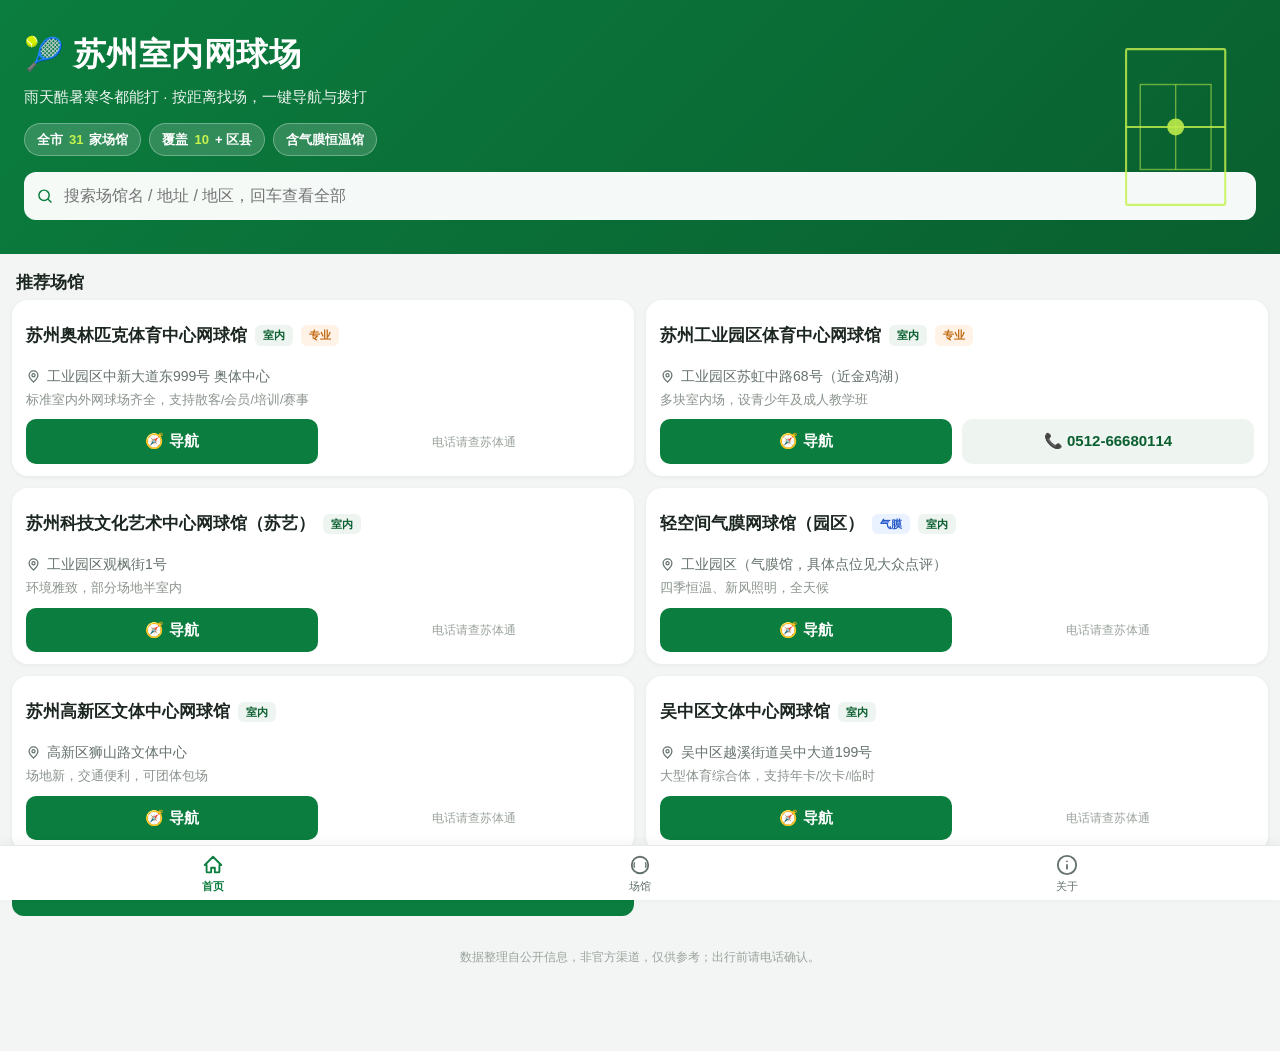
<file: index.html>
<!DOCTYPE html>
<html lang="zh-CN">
<head>
<meta charset="UTF-8" />
<meta name="viewport" content="width=device-width, initial-scale=1.0, viewport-fit=cover" />
<meta name="theme-color" content="#0b7d3e" />
<meta name="mobile-web-app-capable" content="yes" />
<meta name="apple-mobile-web-app-capable" content="yes" />
<meta name="apple-mobile-web-app-status-bar-style" content="black-translucent" />
<meta name="description" content="苏州室内网球场速查：快速查找苏州市及各区、县级市的室内网球场馆，支持按距离找场、一键导航与拨打电话。" />
<meta name="keywords" content="苏州,室内网球场,网球馆,恒温网球馆,气膜网球馆,网球场预约" />
<link rel="icon" href="data:image/svg+xml,%3Csvg xmlns='http://www.w3.org/2000/svg' viewBox='0 0 32 32'%3E%3Ccircle cx='16' cy='16' r='15' fill='%23c6f24e'/%3E%3Cpath d='M4 8a14 14 0 0 1 0 16M28 8a14 14 0 0 0 0 16' fill='none' stroke='%23095f2f' stroke-width='2'/%3E%3C/svg%3E" />
<title>苏州室内网球场 · 速查</title>
<link rel="stylesheet" href="styles.css?v=8" />
</head>
<body>
<div class="hero">
  <div class="hero-ball" aria-hidden="true"></div>
  <svg class="hero-court" viewBox="0 0 160 240" aria-hidden="true">
    <rect x="10" y="10" width="140" height="220" rx="2" fill="none" stroke="rgba(198,242,78,.85)" stroke-width="3"/>
    <line x1="10" y1="120" x2="150" y2="120" stroke="rgba(198,242,78,.85)" stroke-width="3"/>
    <rect x="30" y="60" width="100" height="120" fill="none" stroke="rgba(198,242,78,.55)" stroke-width="2"/>
    <line x1="80" y1="60" x2="80" y2="180" stroke="rgba(198,242,78,.55)" stroke-width="2"/>
    <circle cx="80" cy="120" r="12" fill="rgba(198,242,78,.9)"/>
  </svg>
  <h1>🎾 苏州室内网球场</h1>
  <p>雨天酷暑寒冬都能打 · 按距离找场，一键导航与拨打</p>
  <div class="hero-stats">
    <span class="stat">全市 <b id="heroCount">20</b> 家场馆</span>
    <span class="stat">覆盖 <b id="heroAreas">10</b>+ 区县</span>
    <span class="stat">含气膜恒温馆</span>
  </div>
  <form class="hero-search" action="venues.html" method="get" autocomplete="off">
    <svg width="18" height="18" viewBox="0 0 24 24" fill="none" stroke="#0b7d3e" stroke-width="2"><circle cx="11" cy="11" r="7"/><line x1="21" y1="21" x2="16.5" y2="16.5"/></svg>
    <input name="q" type="search" placeholder="搜索场馆名 / 地址 / 地区，回车查看全部" />
  </form>
</div>

<div class="home-section-title" id="sectionTitle">推荐场馆</div>
<div class="list" id="list"></div>

<footer>数据整理自公开信息，非官方渠道，仅供参考；出行前请电话确认。</footer>

<nav class="tabbar">
  <a href="index.html" class="active"><svg class="tab-ic" viewBox="0 0 24 24"><path d="M3 12l9-9 9 9M5 12v7a1 1 0 001 1h4v-5h4v5h4a1 1 0 001-1v-7" fill="none" stroke="currentColor" stroke-width="2" stroke-linecap="round" stroke-linejoin="round"/></svg>首页</a>
  <a href="venues.html"><svg class="tab-ic" viewBox="0 0 24 24"><circle cx="12" cy="12" r="9" fill="none" stroke="currentColor" stroke-width="2"/><path d="M6 9a8 8 0 000 6M18 9a8 8 0 010 6" fill="none" stroke="currentColor" stroke-width="1.5"/></svg>场馆</a>
  <a href="about.html"><svg class="tab-ic" viewBox="0 0 24 24"><circle cx="12" cy="12" r="10" fill="none" stroke="currentColor" stroke-width="2"/><line x1="12" y1="16" x2="12" y2="12" stroke="currentColor" stroke-width="2" stroke-linecap="round"/><circle cx="12" cy="8" r="1" fill="currentColor"/></svg>关于</a>
</nav>

<script src="data.js?v=8"></script>
<script>
document.getElementById("heroCount").textContent=VENUES.length;
document.getElementById("heroAreas").textContent=new Set(VENUES.map(v=>v.area)).size;

(function(){
  const S=window.SZT, LIMIT=6;
  const listEl=document.getElementById("list");
  const titleEl=document.getElementById("sectionTitle");

  function renderCards(items, total){
    listEl.innerHTML=items.map(v=>{
      const tags=v.tags.map(t=>`<span class="${S.tagClass(t)}">${t}</span>`).join("");
      const call=v.phone
        ?`<a class="btn call" href="tel:${v.phone}">📞 ${v.phone}</a>`
        :`<span class="no-phone">电话请查苏体通</span>`;
      const dist=v.dist!=null?`<div class="dist">🚗 约 ${S.distText(v.dist)}</div>`:"";
      return `<div class="card">
        <h2><a href="venue.html?id=${v.slug}">${v.name}</a> ${tags}</h2>
        <div class="addr">
          <svg width="15" height="15" viewBox="0 0 24 24" fill="none" stroke="#65726b" stroke-width="2"><path d="M12 21s-7-6.3-7-11a7 7 0 1 1 14 0c0 4.7-7 11-7 11z"/><circle cx="12" cy="10" r="2.5"/></svg>
          <span>${v.addr}</span>
        </div>
        ${dist}
        ${v.note?`<div class="note">${v.note}</div>`:""}
        <div class="actions">
          <a class="btn nav" href="${S.mapLink(v)}" target="_blank" rel="noopener">🧭 导航</a>
          ${call}
        </div>
      </div>`;
    }).join("");
    if(total>LIMIT){
      listEl.insertAdjacentHTML("beforeend",
        `<a class="view-all" href="venues.html">查看全部 ${total} 家场馆 →</a>`);
    }
  }

  // 静默定位：有权限就按距离排，没有就默认顺序，不弹窗不打扰
  function show(pos){
    let items=VENUES.map(v=>({...v, dist:pos?S.haversine(pos,v):null}));
    if(pos){
      items.sort((a,b)=>a.dist-b.dist);
      titleEl.textContent="离你最近";
    } else {
      titleEl.textContent="推荐场馆";
    }
    renderCards(items.slice(0,LIMIT), items.length);
  }

  // 先渲染默认，再尝试静默定位更新
  show(null);
  if(navigator.geolocation){
    navigator.geolocation.getCurrentPosition(
      p=>show({lat:p.coords.latitude, lng:p.coords.longitude}),
      ()=>{}, // 失败不提示
      {enableHighAccuracy:false, timeout:5000}
    );
  }
})();
</script>
</body>
</html>
</file>
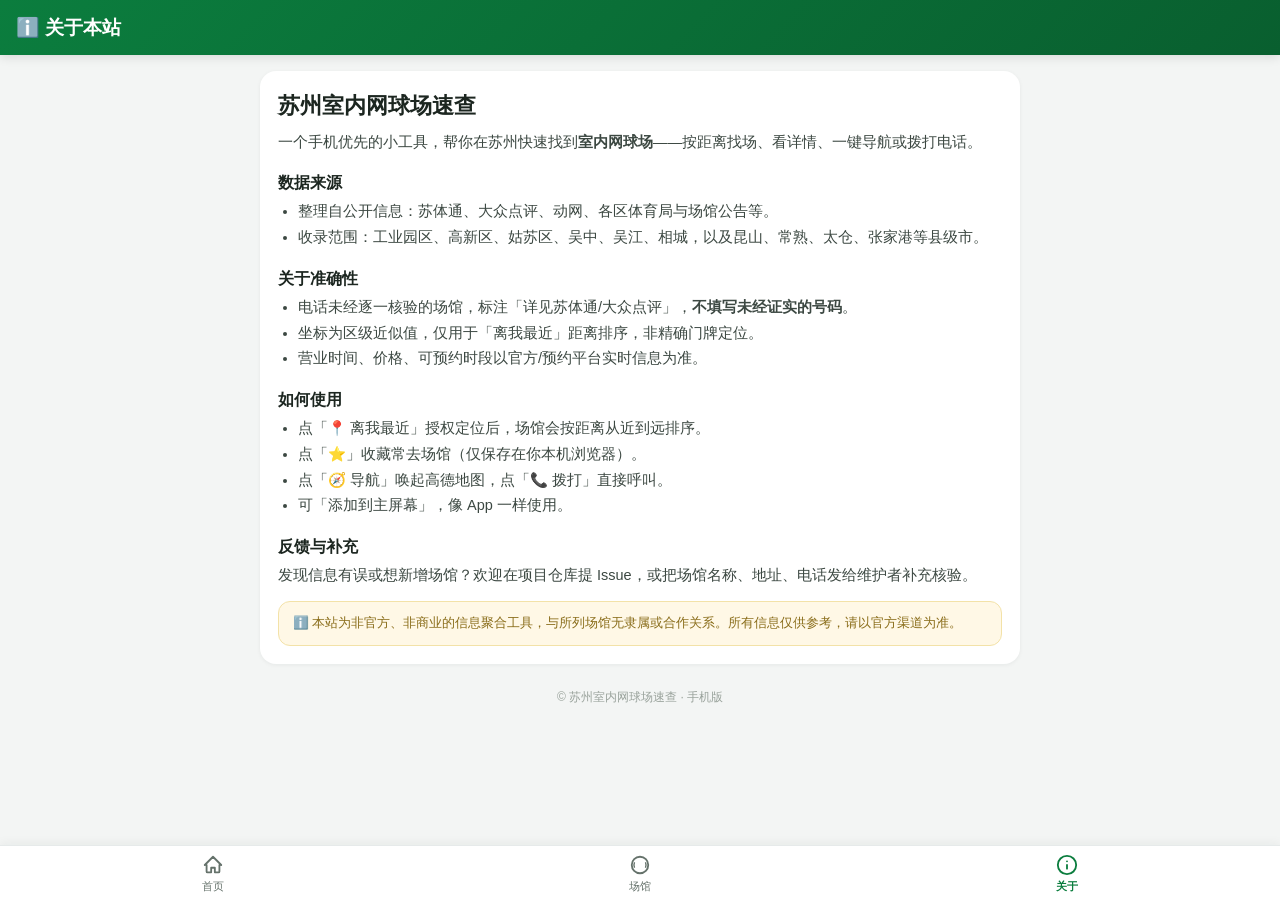
<file: about.html>
<!DOCTYPE html>
<html lang="zh-CN">
<head>
<meta charset="UTF-8" />
<meta name="viewport" content="width=device-width, initial-scale=1.0, viewport-fit=cover" />
<meta name="theme-color" content="#0b7d3e" />
<meta name="mobile-web-app-capable" content="yes" />
<meta name="apple-mobile-web-app-capable" content="yes" />
<meta name="apple-mobile-web-app-status-bar-style" content="black-translucent" />
<meta name="description" content="关于苏州室内网球场速查：数据来源、更新方式、免责声明与反馈方式。" />
<link rel="icon" href="data:image/svg+xml,%3Csvg xmlns='http://www.w3.org/2000/svg' viewBox='0 0 32 32'%3E%3Ccircle cx='16' cy='16' r='15' fill='%23c6f24e'/%3E%3Cpath d='M4 8a14 14 0 0 1 0 16M28 8a14 14 0 0 0 0 16' fill='none' stroke='%23095f2f' stroke-width='2'/%3E%3C/svg%3E" />
<title>关于 · 苏州室内网球场</title>
<link rel="stylesheet" href="styles.css?v=8" />
</head>
<body>
<header>
  <div class="brand">ℹ️ 关于本站</div>
</header>

<div class="section">
  <div class="prose">
    <h1>苏州室内网球场速查</h1>
    <p>一个手机优先的小工具，帮你在苏州快速找到<strong>室内网球场</strong>——按距离找场、看详情、一键导航或拨打电话。</p>

    <h2>数据来源</h2>
    <ul>
      <li>整理自公开信息：苏体通、大众点评、动网、各区体育局与场馆公告等。</li>
      <li>收录范围：工业园区、高新区、姑苏区、吴中、吴江、相城，以及昆山、常熟、太仓、张家港等县级市。</li>
    </ul>

    <h2>关于准确性</h2>
    <ul>
      <li>电话未经逐一核验的场馆，标注「详见苏体通/大众点评」，<strong>不填写未经证实的号码</strong>。</li>
      <li>坐标为区级近似值，仅用于「离我最近」距离排序，非精确门牌定位。</li>
      <li>营业时间、价格、可预约时段以官方/预约平台实时信息为准。</li>
    </ul>

    <h2>如何使用</h2>
    <ul>
      <li>点「📍 离我最近」授权定位后，场馆会按距离从近到远排序。</li>
      <li>点「⭐」收藏常去场馆（仅保存在你本机浏览器）。</li>
      <li>点「🧭 导航」唤起高德地图，点「📞 拨打」直接呼叫。</li>
      <li>可「添加到主屏幕」，像 App 一样使用。</li>
    </ul>

    <h2>反馈与补充</h2>
    <p>发现信息有误或想新增场馆？欢迎在项目仓库提 Issue，或把场馆名称、地址、电话发给维护者补充核验。</p>

    <div class="disclaimer">ℹ️ 本站为非官方、非商业的信息聚合工具，与所列场馆无隶属或合作关系。所有信息仅供参考，请以官方渠道为准。</div>
  </div>
</div>

<footer>© 苏州室内网球场速查 · 手机版</footer>

<nav class="tabbar">
  <a href="index.html"><svg class="tab-ic" viewBox="0 0 24 24"><path d="M3 12l9-9 9 9M5 12v7a1 1 0 001 1h4v-5h4v5h4a1 1 0 001-1v-7" fill="none" stroke="currentColor" stroke-width="2" stroke-linecap="round" stroke-linejoin="round"/></svg>首页</a>
  <a href="venues.html"><svg class="tab-ic" viewBox="0 0 24 24"><circle cx="12" cy="12" r="9" fill="none" stroke="currentColor" stroke-width="2"/><path d="M6 9a8 8 0 000 6M18 9a8 8 0 010 6" fill="none" stroke="currentColor" stroke-width="1.5"/></svg>场馆</a>
  <a href="about.html" class="active"><svg class="tab-ic" viewBox="0 0 24 24"><circle cx="12" cy="12" r="10" fill="none" stroke="currentColor" stroke-width="2"/><line x1="12" y1="16" x2="12" y2="12" stroke="currentColor" stroke-width="2" stroke-linecap="round"/><circle cx="12" cy="8" r="1" fill="currentColor"/></svg>关于</a>
</nav>
</body>
</html>
</file>
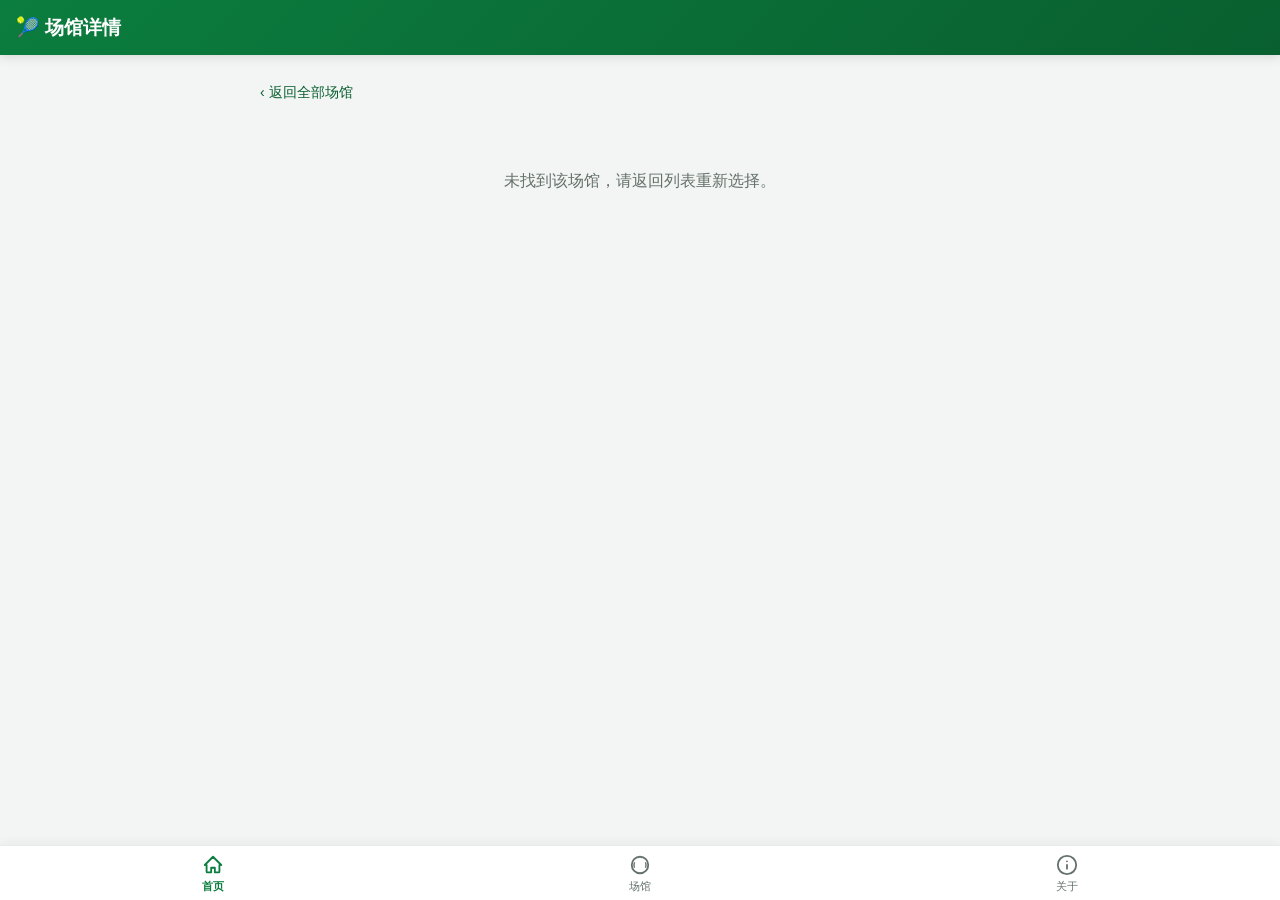
<file: venue.html>
<!DOCTYPE html>
<html lang="zh-CN">
<head>
<meta charset="UTF-8" />
<meta name="viewport" content="width=device-width, initial-scale=1.0, viewport-fit=cover" />
<meta name="theme-color" content="#0b7d3e" />
<meta name="mobile-web-app-capable" content="yes" />
<meta name="apple-mobile-web-app-capable" content="yes" />
<meta name="apple-mobile-web-app-status-bar-style" content="black-translucent" />
<meta name="description" content="苏州室内网球场馆详情：地址、电话、营业信息、地图导航与备注。" />
<link rel="icon" href="data:image/svg+xml,%3Csvg xmlns='http://www.w3.org/2000/svg' viewBox='0 0 32 32'%3E%3Ccircle cx='16' cy='16' r='15' fill='%23c6f24e'/%3E%3Cpath d='M4 8a14 14 0 0 1 0 16M28 8a14 14 0 0 0 0 16' fill='none' stroke='%23095f2f' stroke-width='2'/%3E%3C/svg%3E" />
<title>场馆详情 · 苏州室内网球场</title>
<link rel="stylesheet" href="styles.css?v=8" />
</head>
<body>
<header>
  <div class="brand">🎾 场馆详情</div>
</header>

<div class="detail" id="detail"></div>

<nav class="tabbar">
  <a href="index.html" class="active"><svg class="tab-ic" viewBox="0 0 24 24"><path d="M3 12l9-9 9 9M5 12v7a1 1 0 001 1h4v-5h4v5h4a1 1 0 001-1v-7" fill="none" stroke="currentColor" stroke-width="2" stroke-linecap="round" stroke-linejoin="round"/></svg>首页</a>
  <a href="venues.html"><svg class="tab-ic" viewBox="0 0 24 24"><circle cx="12" cy="12" r="9" fill="none" stroke="currentColor" stroke-width="2"/><path d="M6 9a8 8 0 000 6M18 9a8 8 0 010 6" fill="none" stroke="currentColor" stroke-width="1.5"/></svg>场馆</a>
  <a href="about.html"><svg class="tab-ic" viewBox="0 0 24 24"><circle cx="12" cy="12" r="10" fill="none" stroke="currentColor" stroke-width="2"/><line x1="12" y1="16" x2="12" y2="12" stroke="currentColor" stroke-width="2" stroke-linecap="round"/><circle cx="12" cy="8" r="1" fill="currentColor"/></svg>关于</a>
</nav>

<script src="data.js?v=8"></script>
<script>
(function(){
  const S=window.SZT;
  const id=new URLSearchParams(location.search).get("id");
  const v=S.find(id);
  const el=document.getElementById("detail");
  if(!v){ el.innerHTML='<a class="back" href="venues.html">‹ 返回全部场馆</a><div class="empty">未找到该场馆，请返回列表重新选择。</div>'; return; }
  document.title=v.name+" · 苏州室内网球场";
  const tags=v.tags.map(t=>`<span class="${S.tagClass(t)}">${t}</span>`).join(" ");
  const call=v.phone?`<a class="btn call" href="tel:${v.phone}">📞 ${v.phone}</a>`:`<span class="no-phone">电话请查苏体通/大众点评</span>`;
  const favs=S.favs(); const on=favs.has(v.slug);
  const phoneKv=v.phone
    ?`<a href="tel:${v.phone}" style="color:var(--green-d);text-decoration:none;font-weight:600">${v.phone}</a>`
    :'<span style="color:#8a938c">未公开，详见苏体通/大众点评</span>';
  el.innerHTML=`
    <a class="back" href="venues.html">‹ 返回全部场馆</a>
    <div class="detail-card">
      <span class="fav${on?" on":""}" id="favBtn" role="button" aria-label="收藏" style="position:static;float:right">${on?"★":"☆"}</span>
      <h1>${v.name}</h1>
      <div style="margin:2px 0 6px">${tags}</div>
      <div class="kv"><span class="k">地区</span><span class="v">${v.area}</span></div>
      <div class="kv"><span class="k">地址</span><span class="v">${v.addr}</span></div>
      <div class="kv"><span class="k">电话</span><span class="v">${phoneKv}</span></div>
      <div class="kv"><span class="k">营业</span><span class="v">${v.hours||'详见苏体通'}</span></div>
      <div class="kv"><span class="k">备注</span><span class="v">${v.note||'—'}</span></div>
      <div class="actions">
        <a class="btn nav" href="${S.mapLink(v)}" target="_blank" rel="noopener">🧭 地图导航</a>
        ${call}
      </div>
    </div>
    <div class="disclaimer">ℹ️ 坐标为区级近似值，仅用于距离排序；地址/电话/营业信息请以官方或苏体通、大众点评为准。本站为非官方信息聚合。</div>
  `;

  // 同区其他场馆推荐
  const nearby=VENUES.filter(x=>x.area===v.area && x.slug!==v.slug).slice(0,4);
  if(nearby.length){
    const items=nearby.map(x=>{
      const tags=x.tags.map(t=>`<span class="${S.tagClass(t)}">${t}</span>`).join(" ");
      return `<a class="nearby-item" href="venue.html?id=${x.slug}">
        <span class="nearby-name">${x.name} ${tags}</span>
        <span class="nearby-addr">${x.addr}</span>
      </a>`;
    }).join("");
    el.insertAdjacentHTML("beforeend", `
      <h2 class="nearby-title">${v.area} · 其他室内网球场</h2>
      <div class="nearby-list">${items}</div>
    `);
  }

  const fb=document.getElementById("favBtn");
  if(fb) fb.onclick=()=>{ const f=S.toggleFav(v.slug); const now=f.has(v.slug); fb.textContent=now?"★":"☆"; fb.classList.toggle("on",now); };
})();
</script>
</body>
</html>
</file>
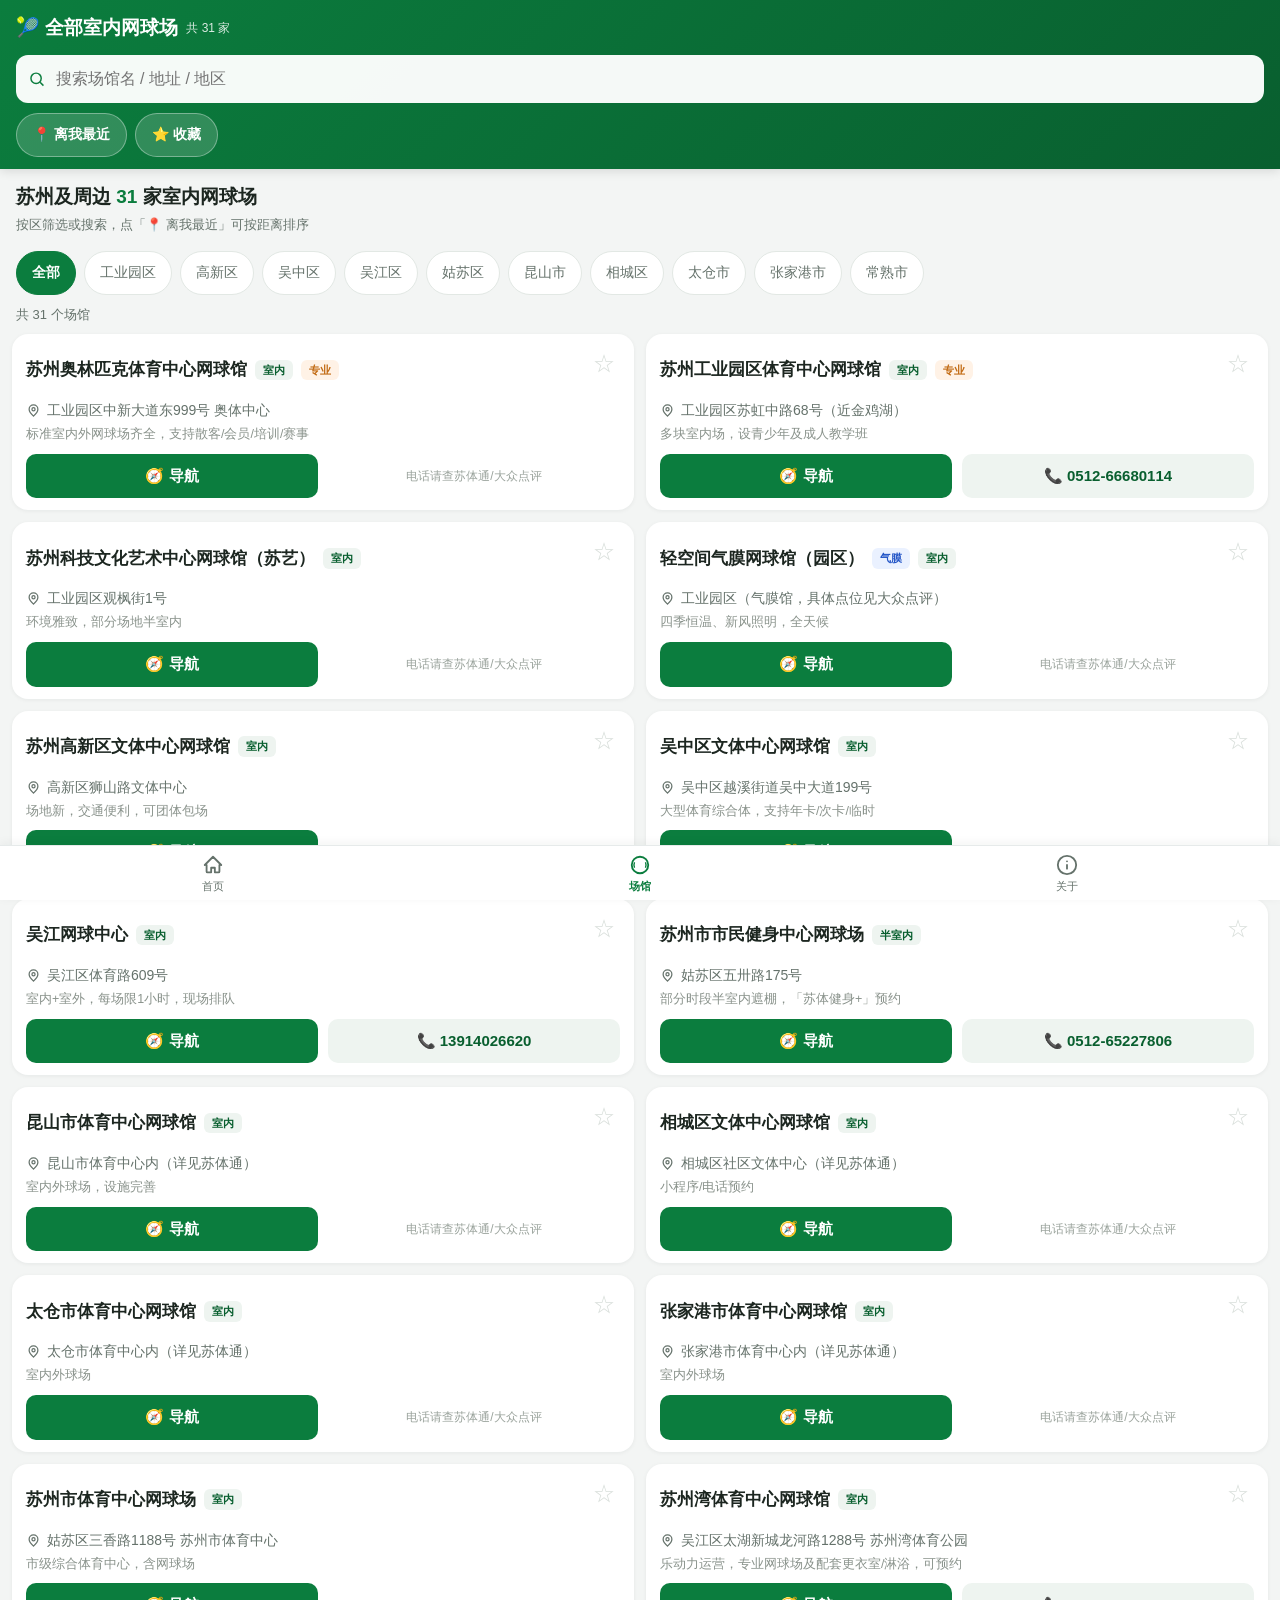
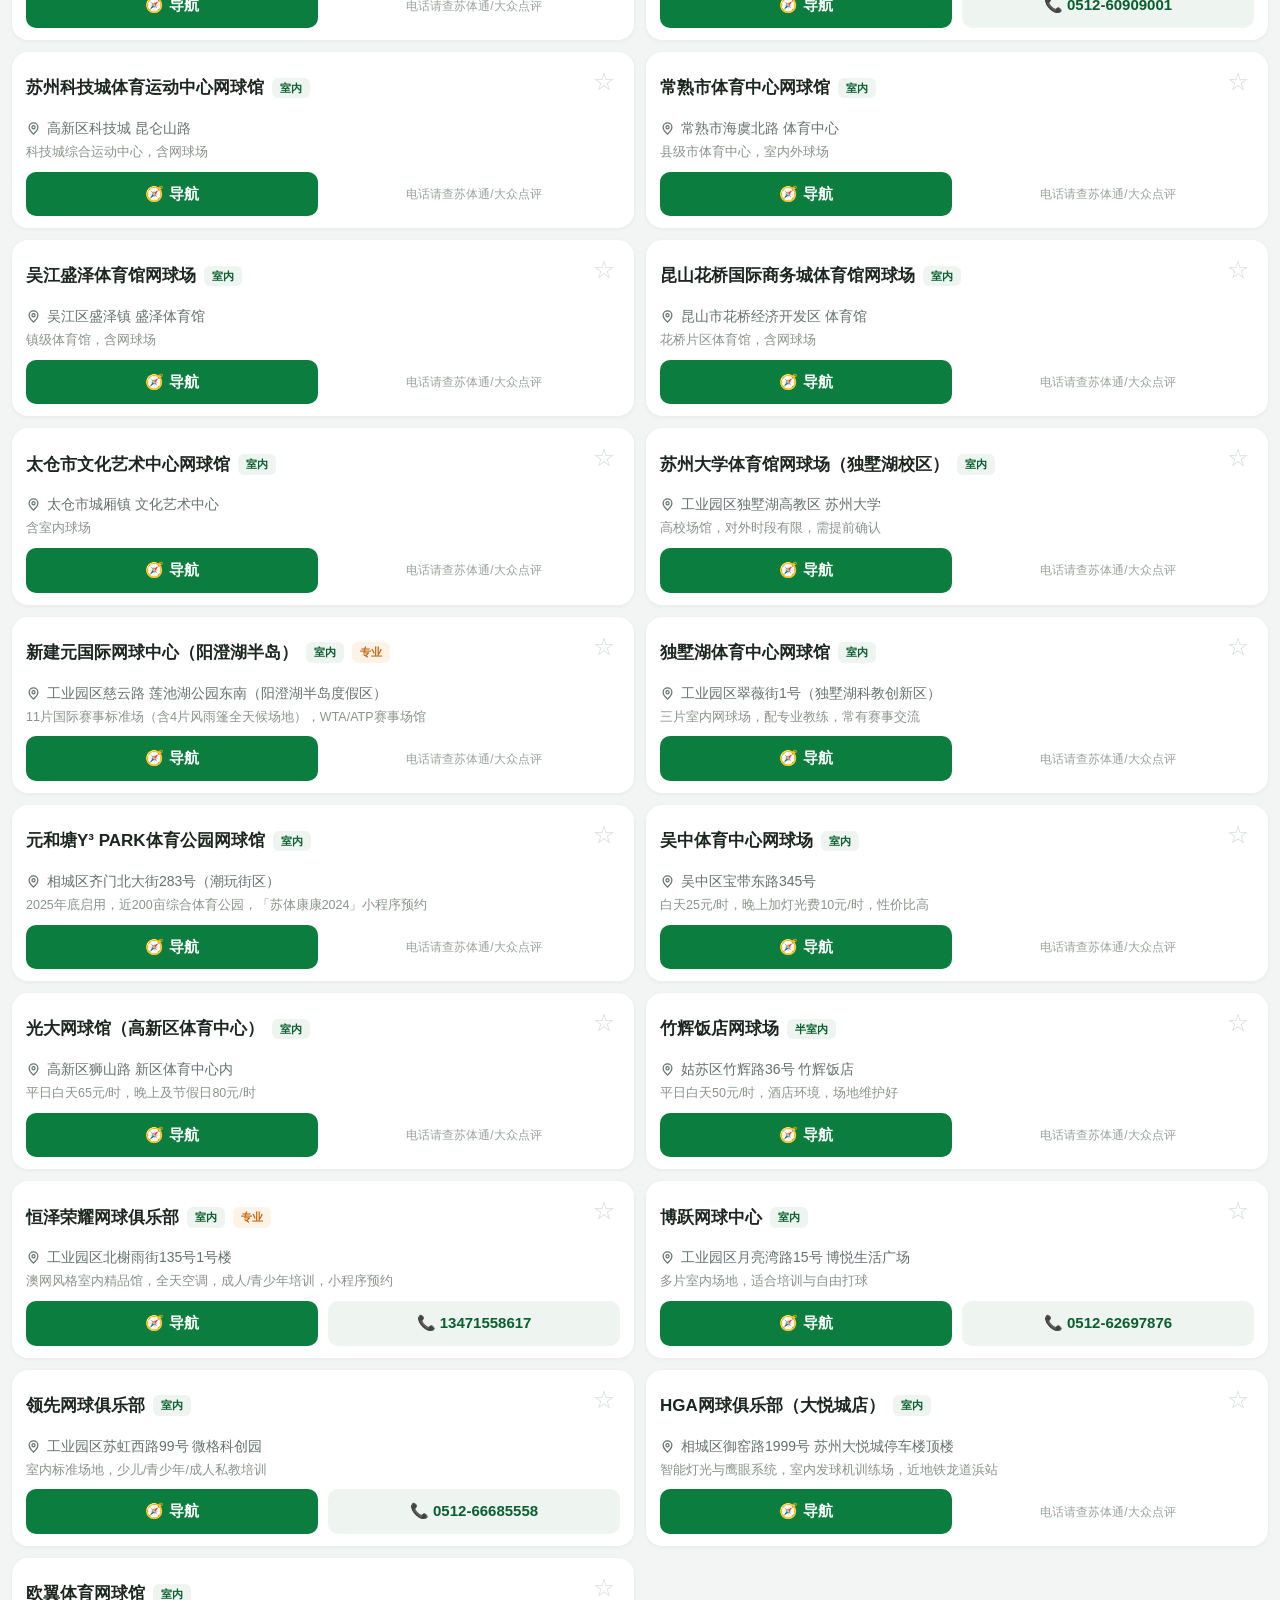
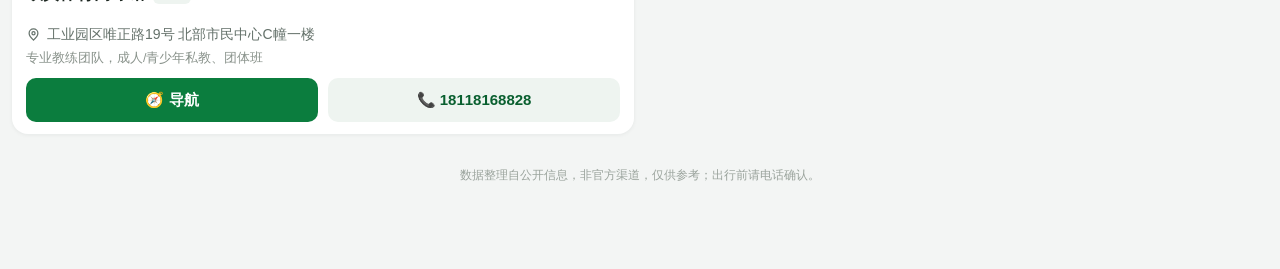
<file: venues.html>
<!DOCTYPE html>
<html lang="zh-CN">
<head>
<meta charset="UTF-8" />
<meta name="viewport" content="width=device-width, initial-scale=1.0, viewport-fit=cover" />
<meta name="theme-color" content="#0b7d3e" />
<meta name="mobile-web-app-capable" content="yes" />
<meta name="apple-mobile-web-app-capable" content="yes" />
<meta name="apple-mobile-web-app-status-bar-style" content="black-translucent" />
<meta name="description" content="苏州全部室内网球场馆列表：覆盖工业园区、高新区、姑苏区、吴中、吴江、相城及昆山、常熟、太仓、张家港，支持搜索、按区筛选与距离排序。" />
<link rel="icon" href="data:image/svg+xml,%3Csvg xmlns='http://www.w3.org/2000/svg' viewBox='0 0 32 32'%3E%3Ccircle cx='16' cy='16' r='15' fill='%23c6f24e'/%3E%3Cpath d='M4 8a14 14 0 0 1 0 16M28 8a14 14 0 0 0 0 16' fill='none' stroke='%23095f2f' stroke-width='2'/%3E%3C/svg%3E" />
<title>全部场馆 · 苏州室内网球场</title>
<link rel="stylesheet" href="styles.css?v=8" />
</head>
<body>
<header>
  <div class="brand">🎾 全部室内网球场 <small>共 <span id="hc">20</span> 家</small></div>
  <div class="search">
    <svg width="18" height="18" viewBox="0 0 24 24" fill="none" stroke="#0b7d3e" stroke-width="2"><circle cx="11" cy="11" r="7"/><line x1="21" y1="21" x2="16.5" y2="16.5"/></svg>
    <input id="q" type="search" placeholder="搜索场馆名 / 地址 / 地区" autocomplete="off" />
  </div>
  <div class="toolbar">
    <button class="pill" id="near">📍 离我最近</button>
    <button class="pill" id="favBtn">⭐ 收藏</button>
  </div>
</header>

<div class="listlead">
  <b>苏州及周边 <span id="ll-count">20</span> 家室内网球场</b>
  <span>按区筛选或搜索，点「📍 离我最近」可按距离排序</span>
</div>

<div class="chips" id="chips"></div>
<div class="count" id="count"></div>
<div class="list" id="list"></div>
<button class="toTop" id="toTop" aria-label="返回顶部">↑</button>

<footer>数据整理自公开信息，非官方渠道，仅供参考；出行前请电话确认。</footer>

<nav class="tabbar">
  <a href="index.html"><svg class="tab-ic" viewBox="0 0 24 24"><path d="M3 12l9-9 9 9M5 12v7a1 1 0 001 1h4v-5h4v5h4a1 1 0 001-1v-7" fill="none" stroke="currentColor" stroke-width="2" stroke-linecap="round" stroke-linejoin="round"/></svg>首页</a>
  <a href="venues.html" class="active"><svg class="tab-ic" viewBox="0 0 24 24"><circle cx="12" cy="12" r="9" fill="none" stroke="currentColor" stroke-width="2"/><path d="M6 9a8 8 0 000 6M18 9a8 8 0 010 6" fill="none" stroke="currentColor" stroke-width="1.5"/></svg>场馆</a>
  <a href="about.html"><svg class="tab-ic" viewBox="0 0 24 24"><circle cx="12" cy="12" r="10" fill="none" stroke="currentColor" stroke-width="2"/><line x1="12" y1="16" x2="12" y2="12" stroke="currentColor" stroke-width="2" stroke-linecap="round"/><circle cx="12" cy="8" r="1" fill="currentColor"/></svg>关于</a>
</nav>

<script src="data.js?v=8"></script>
<script>document.getElementById("hc").textContent=VENUES.length;document.getElementById("ll-count").textContent=VENUES.length;</script>
<script src="app.js?v=8"></script>
</body>
</html>
</file>
<file: styles.css>
:root{
  --green:#0b7d3e; --green-d:#095f2f; --lime:#c6f24e; --bg:#f3f5f4; --card:#fff;
  --text:#1c2620; --sub:#65726b; --chip:#eef4f0; --line:#e6eaea;
}
*{box-sizing:border-box;-webkit-tap-highlight-color:transparent}
html,body{margin:0;padding:0}
body{
  font-family:-apple-system,BlinkMacSystemFont,"PingFang SC","Microsoft YaHei",Roboto,sans-serif;
  background:var(--bg); color:var(--text); line-height:1.5;
  padding-bottom:calc(64px + env(safe-area-inset-bottom));
}
a{color:var(--text); text-decoration:none}

/* ── 顶栏 ── */
header{
  position:sticky; top:0; z-index:10;
  background:linear-gradient(135deg,var(--green),var(--green-d));
  color:#fff; padding:16px 16px 12px; padding-top:calc(14px + env(safe-area-inset-top));
  box-shadow:0 2px 10px rgba(0,0,0,.12);
}
.brand{display:flex;align-items:center;gap:8px;font-size:19px;font-weight:700}
.brand small{font-weight:400;opacity:.85;font-size:12px}
.search{margin-top:12px; display:flex; align-items:center; gap:8px; background:rgba(255,255,255,.96); border-radius:12px; padding:0 12px; min-height:48px}
.search input{border:0; outline:0; width:100%; font-size:16px; background:transparent; color:#111; min-height:46px}
.toolbar{display:flex; gap:8px; margin-top:10px}
.pill{
  flex:0 0 auto; display:flex; align-items:center; gap:6px;
  background:rgba(255,255,255,.16); color:#fff; border:1px solid rgba(255,255,255,.35);
  border-radius:22px; padding:11px 16px; font-size:14px; font-weight:600; cursor:pointer; min-height:44px;
}
.pill.on{background:#fff; color:var(--green-d); border-color:#fff}
.pill.loading{opacity:.7}

/* ── hero（首页）── */
.hero{position:relative; overflow:hidden; background:linear-gradient(135deg,var(--green),var(--green-d)); color:#fff; padding:22px 16px 26px}
.hero a, header a{color:#fff}
.hero-ball{position:absolute; right:-30px; top:-30px; width:150px; height:150px; border-radius:50%; background:var(--lime); opacity:.9}
.hero-ball::before,.hero-ball::after{content:""; position:absolute; inset:0; border-radius:50%; border:3px solid rgba(9,95,47,.55)}
.hero-ball::before{transform:translateX(-46px)}
.hero-ball::after{transform:translateX(46px)}
.hero h1{position:relative; margin:0; font-size:26px; font-weight:800; letter-spacing:.5px}
.hero p{position:relative; margin:8px 0 0; font-size:14px; opacity:.92; max-width:70%}
.hero .stat{position:relative; display:inline-flex; align-items:center; gap:6px; background:rgba(255,255,255,.16); border:1px solid rgba(255,255,255,.3); border-radius:20px; padding:6px 12px; font-size:13px; font-weight:600}
.hero-stats{position:relative; margin-top:14px; display:flex; flex-wrap:wrap; gap:8px}
.hero-stats .stat b{color:var(--lime)}
.hero-tools{position:relative; margin-top:16px}
.hero-tools .search{background:rgba(255,255,255,.96); border-radius:12px; padding:0 12px; min-height:48px; display:flex; align-items:center; gap:8px}
.hero-tools .search input{border:0; outline:0; width:100%; font-size:16px; background:transparent; color:#111; min-height:46px}
.hero-tools .toolbar{display:flex; gap:8px; margin-top:10px}
.hero-search{display:flex; align-items:center; gap:8px; background:rgba(255,255,255,.96); border-radius:12px; padding:0 12px; min-height:48px; margin-top:16px}
.hero-search input{border:0; outline:0; width:100%; font-size:16px; background:transparent; color:#111; min-height:46px}
.hero-court{display:none}
@media(min-width:768px){
  .hero{padding:30px 24px 34px}
  .hero h1{font-size:32px}
  .hero p{font-size:15px; max-width:55%}
  .hero-ball{display:none}
  .hero-court{display:block; position:absolute; right:48px; top:50%; transform:translateY(-50%); height:170px; width:auto; opacity:.95}
}

/* ── chips ── */
.chips{display:flex; flex-wrap:wrap; gap:8px; padding:12px 16px 4px}
.chip{flex:0 0 auto; padding:10px 15px; border-radius:22px; background:var(--card); color:var(--sub); font-size:14px; border:1px solid #e2e8e4; white-space:nowrap; cursor:pointer; min-height:44px; display:flex; align-items:center}
.chip.active{background:var(--green); color:#fff; border-color:var(--green); font-weight:600}

.count{padding:6px 16px; color:var(--sub); font-size:13px; display:flex; justify-content:space-between; align-items:center; min-height:30px}
.listlead{padding:14px 16px 4px}
.listlead b{display:block; font-size:19px; font-weight:800; color:var(--text)}
.listlead b span{color:var(--green)}
.listlead > span{display:block; margin-top:4px; font-size:13px; color:var(--sub)}
.count .hint{font-size:12px; color:#9aa39c}

/* ── 列表 / 卡片 ── */
.list{padding:4px 12px 24px; display:grid; grid-template-columns:1fr; gap:12px}
@media(min-width:600px){ .list{grid-template-columns:1fr 1fr} }
.card{background:var(--card); border-radius:16px; padding:14px 14px 12px; box-shadow:0 1px 4px rgba(20,40,30,.06); position:relative}
.card h2{margin:0 48px 0 0; font-size:17px; font-weight:700; display:flex; align-items:center; gap:8px; flex-wrap:wrap}
.card h2 a{text-decoration:none; display:inline-flex; align-items:center; min-height:44px; color:var(--text)}
.tag{font-size:11px; font-weight:600; padding:2px 8px; border-radius:6px; background:var(--chip); color:var(--green-d)}
.tag.film{background:#eaf1ff; color:#2456c7}
.tag.pro{background:#fff2e6; color:#c26a12}
.fav{position:absolute; top:8px; right:8px; font-size:22px; line-height:1; cursor:pointer; color:#d9dfdb; user-select:none; width:44px; height:44px; display:flex; align-items:center; justify-content:center}
.fav.on{color:#f5a623}
.addr{color:var(--sub); font-size:14px; margin:8px 0 4px; display:flex; gap:6px}
.addr svg{flex:0 0 auto; margin-top:3px}
.dist{color:var(--green); font-weight:600; font-size:13px; margin:2px 0 6px}
.note{color:#8a938c; font-size:12.5px; margin:2px 0 10px}
.actions{display:flex; gap:10px}
.btn{flex:1; text-align:center; text-decoration:none; font-size:15px; font-weight:600; padding:11px 0; border-radius:10px; display:flex; align-items:center; justify-content:center; gap:6px; border:0; cursor:pointer; min-height:44px}
.btn.nav{background:var(--green); color:#fff}
.btn.call{background:var(--chip); color:var(--green-d)}
.no-phone{flex:1; text-align:center; font-size:12px; color:#9aa39c; display:flex; align-items:center; justify-content:center; min-height:44px}
.empty{text-align:center; color:var(--sub); padding:48px 20px}
.view-all{display:block; text-align:center; padding:14px 0; background:var(--green); color:#fff; border-radius:12px; font-size:16px; font-weight:700; text-decoration:none; min-height:48px; display:flex; align-items:center; justify-content:center}
.home-section-title{padding:16px 16px 0; font-size:17px; font-weight:700; color:var(--text)}

/* ── 详情页 ── */
.detail{padding:16px 16px 24px; max-width:792px; margin:0 auto}
.detail .back{display:inline-flex; align-items:center; gap:4px; color:var(--green-d); font-size:14px; text-decoration:none; margin-bottom:6px; min-height:44px; padding-right:8px}
.detail-card{background:var(--card); border-radius:16px; padding:18px; box-shadow:0 1px 4px rgba(20,40,30,.06)}
.detail-card h1{margin:0 0 8px; font-size:22px; font-weight:800}
.kv{display:flex; gap:10px; padding:10px 0; border-bottom:1px solid var(--line); font-size:14.5px}
.kv:last-of-type{border-bottom:0}
.kv .k{flex:0 0 64px; color:var(--sub)}
.kv .v{flex:1}
.detail .actions{margin-top:16px}
.detail-max{max-width:760px; margin:0 auto}
.nearby-title{max-width:760px; margin:22px auto 10px; font-size:16px; font-weight:700; color:var(--text)}
.nearby-list{max-width:760px; margin:0 auto; display:grid; grid-template-columns:1fr; gap:10px}
@media(min-width:600px){ .nearby-list{grid-template-columns:1fr 1fr} }
.nearby-item{display:block; background:var(--card); border-radius:14px; padding:12px 14px; box-shadow:0 1px 4px rgba(20,40,30,.06); text-decoration:none; min-height:44px}
.nearby-name{display:block; font-size:15px; font-weight:600; color:var(--text)}
.nearby-addr{display:block; margin-top:4px; font-size:12.5px; color:var(--sub)}

/* ── 通用块 ── */
.section{padding:16px}
.prose{background:var(--card); border-radius:16px; padding:18px; box-shadow:0 1px 4px rgba(20,40,30,.06); font-size:14.5px; max-width:760px; margin:0 auto}
.prose h1{margin:0 0 10px; font-size:22px; font-weight:800}
.prose h2{font-size:16px; margin:18px 0 6px}
.prose p{margin:6px 0; color:#3c4842}
.prose ul{margin:6px 0; padding-left:20px; color:#3c4842}
.prose li{margin:4px 0}
.disclaimer{margin-top:14px; padding:12px 14px; background:#fff8e6; border:1px solid #f3e2a8; border-radius:12px; font-size:12.5px; color:#8a6d1a}

/* ── 底部 tab 导航 ── */
.tabbar{
  position:fixed; left:0; right:0; bottom:0; z-index:30;
  display:flex; background:#fff; border-top:1px solid var(--line);
  padding-bottom:env(safe-area-inset-bottom);
  box-shadow:0 -2px 10px rgba(20,40,30,.05);
}
.tabbar a{flex:1; text-align:center; padding:8px 0 6px; text-decoration:none; color:var(--sub); font-size:11px; display:flex; flex-direction:column; align-items:center; gap:2px}
.tab-ic{width:22px; height:22px}
.tabbar a.active{color:var(--green); font-weight:600}

.toTop{position:fixed; right:16px; bottom:calc(74px + env(safe-area-inset-bottom)); width:44px; height:44px; border-radius:50%; background:var(--green); color:#fff; border:0; font-size:20px; box-shadow:0 4px 12px rgba(0,0,0,.2); display:none; align-items:center; justify-content:center; cursor:pointer; z-index:20}
.toTop.show{display:flex}

footer{text-align:center; color:#9aa39c; font-size:12px; padding:8px 24px 20px; line-height:1.6}
</file>
